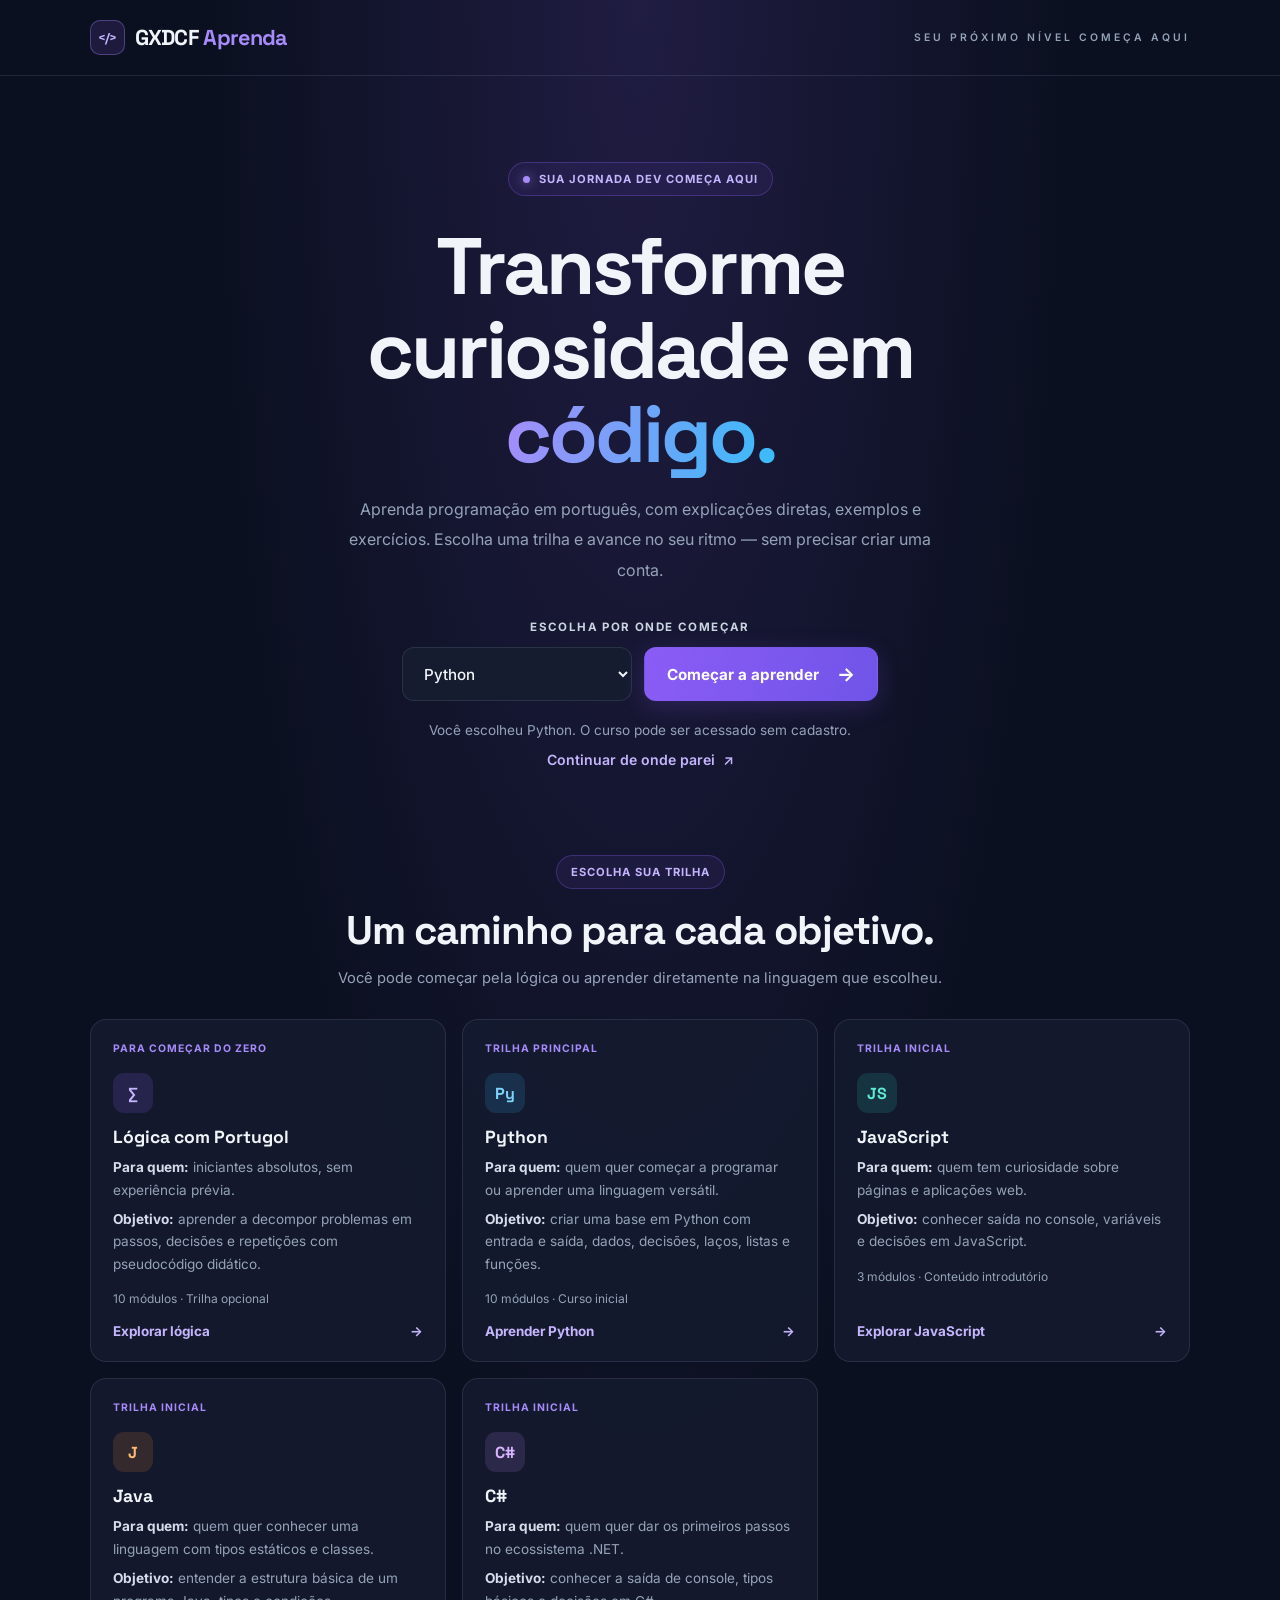
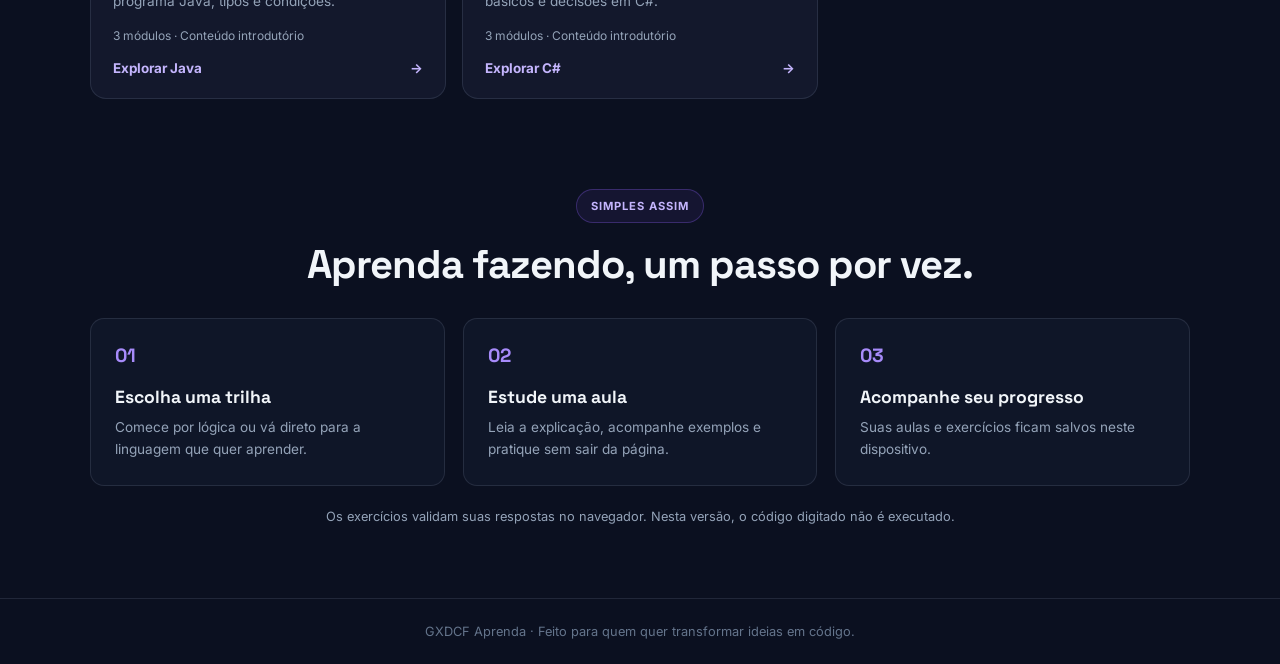
<file: index.html>
<!DOCTYPE html>
<html lang="pt-BR">
<head>
    <meta charset="UTF-8">
    <meta name="viewport" content="width=device-width, initial-scale=1.0">
    <meta name="theme-color" content="#0B1020">
    <meta name="description" content="Aprenda lógica de programação e linguagens de programação com aulas práticas em português.">
    <link rel="stylesheet" href="style.css">
    <script src="script.js" defer></script>
    <title>GXDCF Aprenda — programação no seu ritmo</title>
</head>
<body class="home-page">
    <header id="header">
        <a class="brand" href="index.html" aria-label="GXDCF Aprenda, página inicial">
            <span class="brand-mark" aria-hidden="true">&lt;/&gt;</span>
            <span>GXDCF <span>Aprenda</span></span>
        </a>
        <p class="header-subtitle">SEU PRÓXIMO NÍVEL COMEÇA AQUI</p>
    </header>

    <main>
        <section class="container home-hero">
            <span class="eyebrow">
                <span class="status-dot"></span>
                SUA JORNADA DEV COMEÇA AQUI
            </span>
            <h1>Transforme curiosidade em <span>código.</span></h1>
            <p class="description">
                Aprenda programação em português, com explicações diretas, exemplos e exercícios.
                Escolha uma trilha e avance no seu ritmo — sem precisar criar uma conta.
            </p>

            <div class="language-selector-container">
                <label for="language-select">ESCOLHA POR ONDE COMEÇAR</label>
                <div class="language-actions">
                    <select id="language-select" class="language-selector">
                        <option value="python">Python</option>
                        <option value="logic">Lógica com Portugol</option>
                        <option value="javascript">JavaScript</option>
                        <option value="java">Java</option>
                        <option value="csharp">C#</option>
                    </select>
                    <button id="start-button" type="button">
                        Começar a aprender <span aria-hidden="true">→</span>
                    </button>
                </div>
            </div>
            <p id="selected-language" aria-live="polite"></p>
            <a class="resume-link" href="curso.html">Continuar de onde parei <span aria-hidden="true">↗</span></a>
        </section>

        <section class="tracks-section" aria-labelledby="tracks-title">
            <div class="section-heading">
                <span class="eyebrow">ESCOLHA SUA TRILHA</span>
                <h2 id="tracks-title">Um caminho para cada objetivo.</h2>
                <p>Você pode começar pela lógica ou aprender diretamente na linguagem que escolheu.</p>
            </div>
            <div class="track-grid">
                <a class="track-card logic-card" href="curso.html?linguagem=portugol&aula=logica-introducao" data-track-link="logic">
                    <span class="track-tag">PARA COMEÇAR DO ZERO</span>
                    <span class="track-icon purple" aria-hidden="true">∑</span>
                    <h3>Lógica com Portugol</h3>
                    <p><strong>Para quem:</strong> iniciantes absolutos, sem experiência prévia.</p>
                    <p class="track-goal"><strong>Objetivo:</strong> aprender a decompor problemas em passos, decisões e repetições com pseudocódigo didático.</p>
                    <span class="track-meta">10 módulos <span aria-hidden="true">·</span> Trilha opcional</span>
                    <span class="track-cta">Explorar lógica <span aria-hidden="true">→</span></span>
                </a>
                <a class="track-card" href="curso.html?linguagem=python&aula=py-introducao" data-track-link="python">
                    <span class="track-tag">TRILHA PRINCIPAL</span>
                    <span class="track-icon blue" aria-hidden="true">Py</span>
                    <h3>Python</h3>
                    <p><strong>Para quem:</strong> quem quer começar a programar ou aprender uma linguagem versátil.</p>
                    <p class="track-goal"><strong>Objetivo:</strong> criar uma base em Python com entrada e saída, dados, decisões, laços, listas e funções.</p>
                    <span class="track-meta">10 módulos <span aria-hidden="true">·</span> Curso inicial</span>
                    <span class="track-cta">Aprender Python <span aria-hidden="true">→</span></span>
                </a>
                <a class="track-card" href="curso.html?linguagem=javascript&aula=js-primeiro-programa" data-track-link="javascript">
                    <span class="track-tag">TRILHA INICIAL</span>
                    <span class="track-icon cyan" aria-hidden="true">JS</span>
                    <h3>JavaScript</h3>
                    <p><strong>Para quem:</strong> quem tem curiosidade sobre páginas e aplicações web.</p>
                    <p class="track-goal"><strong>Objetivo:</strong> conhecer saída no console, variáveis e decisões em JavaScript.</p>
                    <span class="track-meta">3 módulos <span aria-hidden="true">·</span> Conteúdo introdutório</span>
                    <span class="track-cta">Explorar JavaScript <span aria-hidden="true">→</span></span>
                </a>
                <a class="track-card" href="curso.html?linguagem=java&aula=java-primeiro-programa" data-track-link="java">
                    <span class="track-tag">TRILHA INICIAL</span>
                    <span class="track-icon orange" aria-hidden="true">J</span>
                    <h3>Java</h3>
                    <p><strong>Para quem:</strong> quem quer conhecer uma linguagem com tipos estáticos e classes.</p>
                    <p class="track-goal"><strong>Objetivo:</strong> entender a estrutura básica de um programa Java, tipos e condições.</p>
                    <span class="track-meta">3 módulos <span aria-hidden="true">·</span> Conteúdo introdutório</span>
                    <span class="track-cta">Explorar Java <span aria-hidden="true">→</span></span>
                </a>
                <a class="track-card" href="curso.html?linguagem=csharp&aula=csharp-primeiro-programa" data-track-link="csharp">
                    <span class="track-tag">TRILHA INICIAL</span>
                    <span class="track-icon violet" aria-hidden="true">C#</span>
                    <h3>C#</h3>
                    <p><strong>Para quem:</strong> quem quer dar os primeiros passos no ecossistema .NET.</p>
                    <p class="track-goal"><strong>Objetivo:</strong> conhecer a saída de console, tipos básicos e decisões em C#.</p>
                    <span class="track-meta">3 módulos <span aria-hidden="true">·</span> Conteúdo introdutório</span>
                    <span class="track-cta">Explorar C# <span aria-hidden="true">→</span></span>
                </a>
            </div>
        </section>

        <section class="how-section" aria-labelledby="how-title">
            <div class="section-heading">
                <span class="eyebrow">SIMPLES ASSIM</span>
                <h2 id="how-title">Aprenda fazendo, um passo por vez.</h2>
            </div>
            <div class="how-grid">
                <article class="how-step"><span>01</span><h3>Escolha uma trilha</h3><p>Comece por lógica ou vá direto para a linguagem que quer aprender.</p></article>
                <article class="how-step"><span>02</span><h3>Estude uma aula</h3><p>Leia a explicação, acompanhe exemplos e pratique sem sair da página.</p></article>
                <article class="how-step"><span>03</span><h3>Acompanhe seu progresso</h3><p>Suas aulas e exercícios ficam salvos neste dispositivo.</p></article>
            </div>
            <p class="learning-note">Os exercícios validam suas respostas no navegador. Nesta versão, o código digitado não é executado.</p>
        </section>
    </main>

    <footer>
        <p>GXDCF Aprenda <span aria-hidden="true">·</span> Feito para quem quer transformar ideias em código.</p>
    </footer>
</body>
</html>
</file>
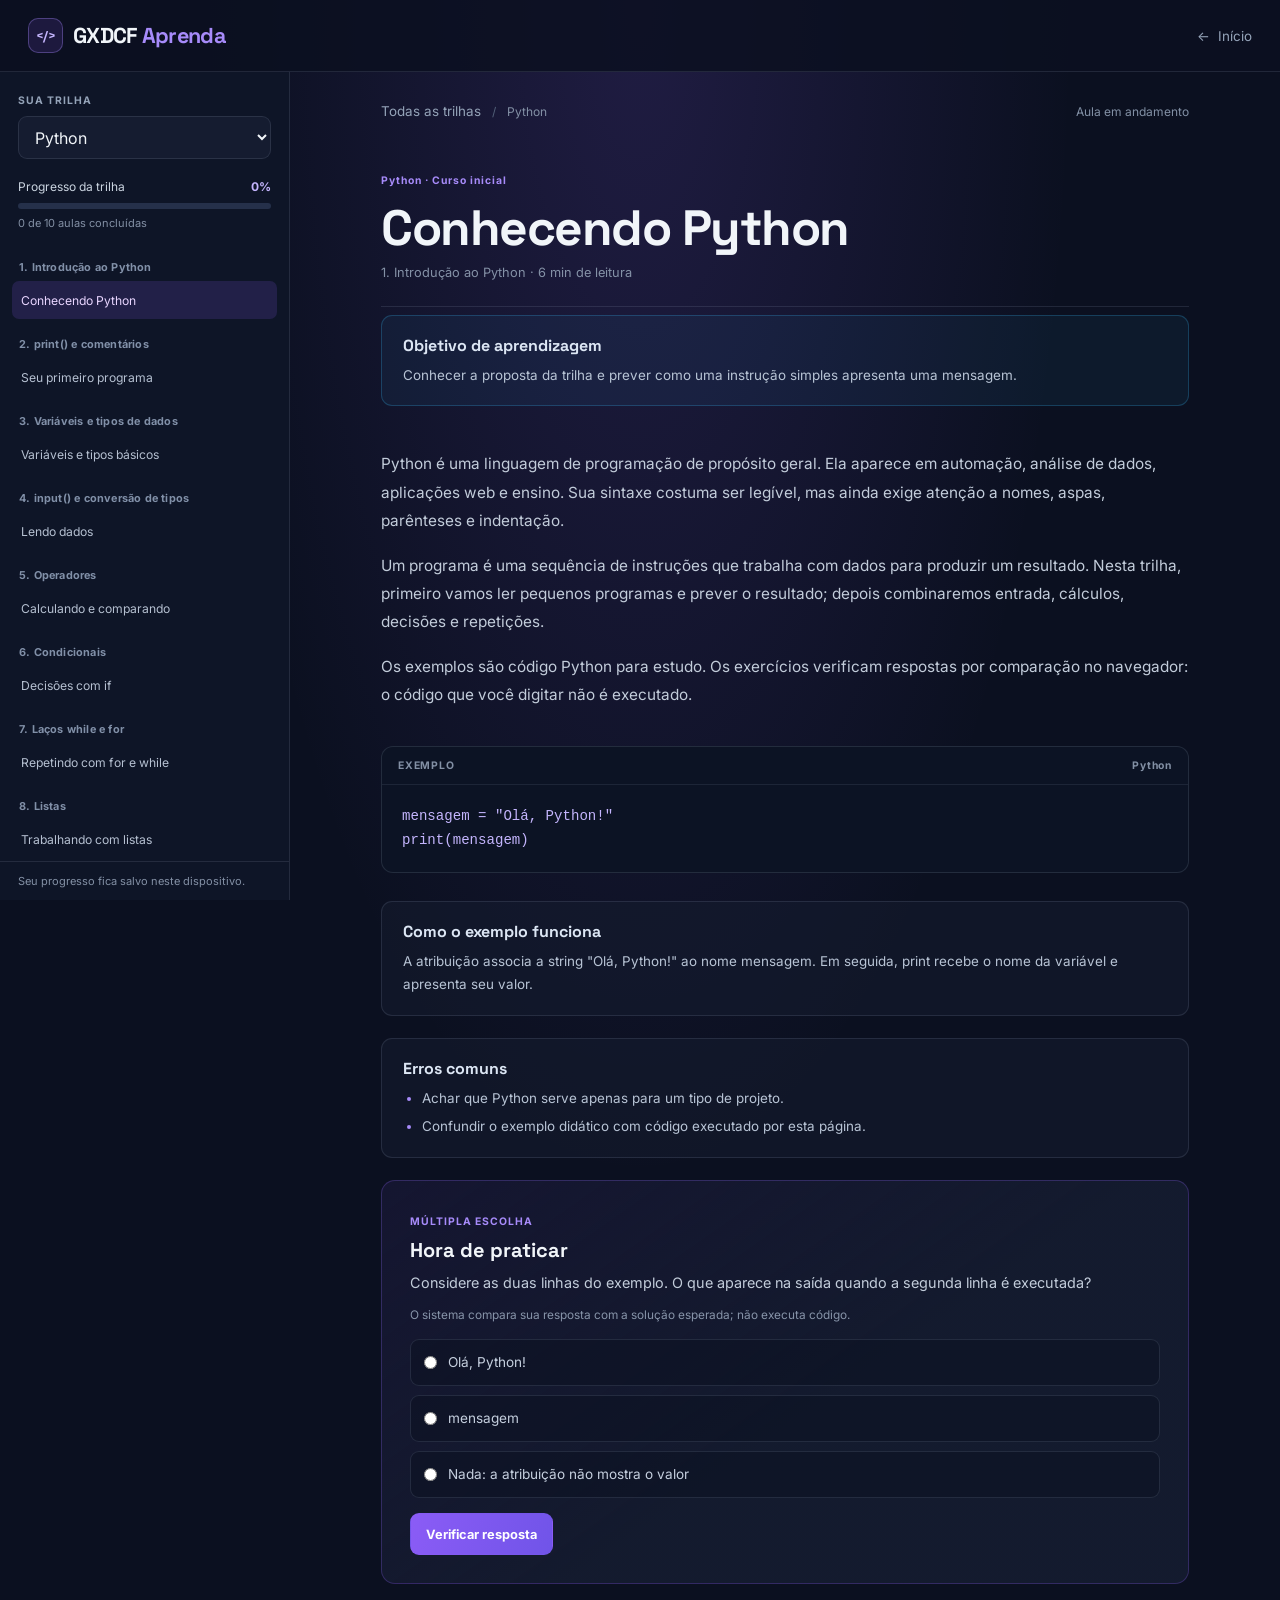
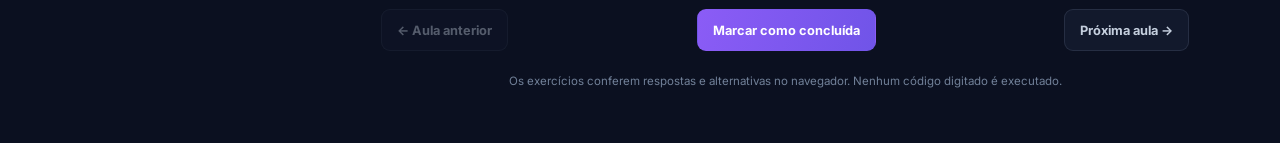
<file: curso.html>
<!DOCTYPE html>
<html lang="pt-BR">
<head>
    <meta charset="UTF-8">
    <meta name="viewport" content="width=device-width, initial-scale=1.0">
    <meta name="theme-color" content="#0B1020">
    <meta name="description" content="Aprenda programação com aulas, exemplos e exercícios práticos.">
    <link rel="stylesheet" href="style.css">
    <script src="curso.js" defer></script>
    <title>Aprender — GXDCF Aprenda</title>
</head>
<body class="course-page">
    <header class="course-header">
        <a class="brand" href="index.html" aria-label="GXDCF Aprenda, página inicial">
            <span class="brand-mark" aria-hidden="true">&lt;/&gt;</span>
            <span>GXDCF <span>Aprenda</span></span>
        </a>
        <a class="back-home" href="index.html"><span aria-hidden="true">←</span> Início</a>
    </header>

    <div class="learning-layout">
        <aside class="course-sidebar" aria-label="Navegação do curso">
            <div class="sidebar-top">
                <label for="track-select">SUA TRILHA</label>
                <select id="track-select" class="track-select" aria-label="Selecionar trilha de aprendizagem"></select>
                <div class="progress-summary">
                    <div class="progress-label">
                        <span>Progresso da trilha</span>
                        <strong id="progress-value">0%</strong>
                    </div>
                    <div class="progress-track" role="progressbar" aria-label="Progresso da trilha" aria-valuemin="0" aria-valuemax="100" aria-valuenow="0">
                        <span id="progress-bar"></span>
                    </div>
                    <p id="progress-count">0 de 0 aulas concluídas</p>
                </div>
            </div>
            <nav id="lesson-navigation" class="lesson-navigation" aria-label="Módulos e aulas"></nav>
            <p class="sidebar-note">Seu progresso fica salvo neste dispositivo.</p>
        </aside>

        <main class="lesson-main" id="lesson-main">
            <div class="lesson-topline">
                <div>
                    <a class="course-home-link" href="index.html">Todas as trilhas</a>
                    <span class="breadcrumb-separator" aria-hidden="true">/</span>
                    <span id="current-track-name"></span>
                </div>
                <span id="lesson-completion-status" class="completion-status"></span>
            </div>
            <article id="lesson-content" aria-live="polite" aria-busy="false"></article>
            <div class="lesson-navigation-actions">
                <button id="previous-lesson" class="button button-secondary" type="button">← Aula anterior</button>
                <button id="complete-lesson" class="button button-primary" type="button">Marcar como concluída</button>
                <button id="next-lesson" class="button button-secondary" type="button">Próxima aula →</button>
            </div>
            <p class="course-disclaimer">Os exercícios conferem respostas e alternativas no navegador. Nenhum código digitado é executado.</p>
        </main>
    </div>
</body>
</html>
</file>
<file: style.css>
@import url('https://fonts.googleapis.com/css2?family=Inter:wght@400;500;600;700;800&family=Space+Grotesk:wght@400;500;600;700&display=swap');

:root {
    --background: #0B1020;
    --surface: #151C30;
    --surface-hover: #1C2640;
    --primary: #8B5CF6;
    --primary-hover: #7C3AED;
    --secondary: #38BDF8;
    --text: #F1F5F9;
    --muted: #94A3B8;
    --border: rgba(148, 163, 184, 0.16);
}

* {
    margin: 0;
    padding: 0;
    box-sizing: border-box;
}

html {
    scroll-behavior: smooth;
}

body {
    min-height: 100vh;
    display: flex;
    flex-direction: column;
    background:
        radial-gradient(ellipse at 50% 0%, rgba(139, 92, 246, 0.16), transparent 48%),
        var(--background);
    color: var(--text);
    font-family: 'Inter', sans-serif;
}

#header {
    width: 100%;
    padding: 27px 7%;
    border-bottom: 1px solid var(--border);
    text-align: center;
}

#header h1 {
    font-family: 'Space Grotesk', sans-serif;
    font-size: 1.65rem;
    font-weight: 700;
    letter-spacing: -1px;
}

#header h1 span {
    color: #A78BFA;
}

.header-subtitle {
    margin-top: 7px;
    color: var(--muted);
    font-size: 0.65rem;
    font-weight: 600;
    letter-spacing: 3px;
}

main {
    width: 100%;
    flex: 1;
    padding: 0 24px;
}

.container {
    max-width: 760px;
    margin: 95px auto 0;
    text-align: center;
    animation: appear 0.7s ease both;
}

.eyebrow {
    display: inline-flex;
    align-items: center;
    gap: 9px;
    padding: 9px 14px;
    border: 1px solid rgba(139, 92, 246, 0.3);
    border-radius: 30px;
    background: rgba(139, 92, 246, 0.08);
    color: #C4B5FD;
    font-size: 0.7rem;
    font-weight: 700;
    letter-spacing: 1px;
}

.status-dot {
    width: 7px;
    height: 7px;
    border-radius: 50%;
    background: #A78BFA;
    box-shadow: 0 0 12px rgba(167, 139, 250, 0.8);
}

.container h2 {
    max-width: 700px;
    margin: 28px auto 18px;
    font-family: 'Space Grotesk', sans-serif;
    font-size: clamp(2.5rem, 6vw, 4.4rem);
    font-weight: 700;
    line-height: 1.08;
    letter-spacing: -2.5px;
}

.container h2 span {
    background: linear-gradient(100deg, #A78BFA, #38BDF8);
    background-clip: text;
    -webkit-background-clip: text;
    -webkit-text-fill-color: transparent;
}

.description {
    max-width: 610px;
    margin: 0 auto;
    color: var(--muted);
    font-size: 1rem;
    line-height: 1.9;
}

.language-selector-container {
    display: flex;
    flex-direction: column;
    align-items: center;
    gap: 13px;
    margin-top: 35px;
}

.language-selector-container label {
    color: #CBD5E1;
    font-size: 0.72rem;
    font-weight: 700;
    letter-spacing: 1.4px;
}

.language-actions {
    display: flex;
    justify-content: center;
    align-items: center;
    gap: 12px;
    width: 100%;
}

.language-selector {
    min-height: 54px;
    border: 1px solid var(--border);
    border-radius: 12px;
    font: 500 0.95rem 'Inter', sans-serif;
    transition: border-color 0.2s, background 0.2s, transform 0.2s, box-shadow 0.2s;
}

select.language-selector {
    width: 230px;
    padding: 0 17px;
    outline: none;
    background: var(--surface);
    color: var(--text);
    cursor: pointer;
}

select.language-selector:hover,
select.language-selector:focus {
    border-color: var(--primary);
    box-shadow: 0 0 0 3px rgba(139, 92, 246, 0.1);
}

select.language-selector option {
    background: var(--surface);
    color: var(--text);
}

#start-button {
    display: inline-flex;
    align-items: center;
    justify-content: center;
    gap: 18px;
    min-width: 160px;
    min-height: 54px;
    padding: 0 22px;
    border: 1px solid transparent;
    border-radius: 12px;
    background: linear-gradient(110deg, #8B5CF6, #7054E8);
    color: #FFFFFF;
    font: 700 0.95rem 'Inter', sans-serif;
    cursor: pointer;
    box-shadow: 0 6px 24px rgba(139, 92, 246, 0.2);
    transition: background 0.2s, transform 0.2s, box-shadow 0.2s;
}

#start-button span {
    font-size: 1.2rem;
    transition: transform 0.2s;
}

#start-button:hover {
    background: linear-gradient(110deg, #9B6BFF, #8065F5);
    transform: translateY(-2px);
    box-shadow: 0 10px 30px rgba(139, 92, 246, 0.32);
}

#start-button:hover span {
    transform: translateX(4px);
}

#start-button:active {
    transform: translateY(0);
}

#start-button:focus-visible {
    outline: 2px solid var(--secondary);
    outline-offset: 4px;
}

#selected-language {
    min-height: 24px;
    margin-top: 18px;
    color: var(--muted);
    font-size: 0.85rem;
    line-height: 1.7;
}

.features {
    display: grid;
    grid-template-columns: repeat(3, minmax(0, 1fr));
    gap: 18px;
    max-width: 950px;
    margin: 75px auto 65px;
    animation: appear 0.7s ease 0.15s both;
}

.feature-card {
    padding: 26px 22px;
    border: 1px solid var(--border);
    border-radius: 16px;
    background: rgba(21, 28, 48, 0.72);
    transition: transform 0.25s, border-color 0.25s, background 0.25s;
}

.feature-card:hover {
    transform: translateY(-5px);
    border-color: rgba(139, 92, 246, 0.45);
    background: var(--surface-hover);
}

.feature-icon {
    display: inline-flex;
    align-items: center;
    justify-content: center;
    width: 43px;
    height: 43px;
    margin-bottom: 20px;
    border-radius: 12px;
    font-family: 'Space Grotesk', sans-serif;
    font-size: 1.1rem;
    font-weight: 700;
}

.feature-icon.purple {
    background: rgba(139, 92, 246, 0.15);
    color: #A78BFA;
}

.feature-icon.blue {
    background: rgba(56, 189, 248, 0.12);
    color: #38BDF8;
}

.feature-icon.cyan {
    background: rgba(45, 212, 191, 0.12);
    color: #2DD4BF;
}

.feature-card h3 {
    margin-bottom: 10px;
    font-family: 'Space Grotesk', sans-serif;
    font-size: 1.05rem;
}

.feature-card p {
    color: var(--muted);
    font-size: 0.88rem;
    line-height: 1.7;
}

footer {
    padding: 25px 20px;
    border-top: 1px solid var(--border);
    text-align: center;
}

footer p {
    color: #64748B;
    font-size: 0.8rem;
}

@keyframes appear {
    from {
        opacity: 0;
        transform: translateY(15px);
    }

    to {
        opacity: 1;
        transform: translateY(0);
    }
}

@media (max-width: 650px) {
    #header {
        padding: 24px 16px;
    }

    #header h1 {
        font-size: 1.4rem;
    }

    main {
        padding: 0 20px;
    }

    .container {
        margin-top: 65px;
    }

    .container h2 {
        font-size: clamp(2.2rem, 10vw, 3.3rem);
        letter-spacing: -1.5px;
    }

    .description {
        font-size: 0.93rem;
    }

    .features {
        grid-template-columns: 1fr;
        max-width: 400px;
        margin-top: 48px;
    }

    .feature-card {
        padding: 22px;
    }
}

@media (max-width: 420px) {
    .language-actions {
        flex-direction: column;
    }

    select.language-selector,
    #start-button {
        width: 100%;
        max-width: 340px;
    }

    .header-subtitle {
        font-size: 0.58rem;
        letter-spacing: 2px;
    }
}

@media (prefers-reduced-motion: reduce) {
    *,
    *::before,
    *::after {
        animation: none !important;
        scroll-behavior: auto !important;
        transition: none !important;
    }
}

button,
select,
input,
textarea {
    font: inherit;
}

button:focus-visible,
a:focus-visible,
input:focus-visible,
textarea:focus-visible,
select:focus-visible {
    outline: 2px solid var(--secondary);
    outline-offset: 3px;
}

.brand {
    display: inline-flex;
    align-items: center;
    gap: 10px;
    color: var(--text);
    font-family: 'Space Grotesk', sans-serif;
    font-size: 1.35rem;
    font-weight: 700;
    letter-spacing: -0.7px;
    text-decoration: none;
}

.brand > span:last-child > span {
    color: #A78BFA;
}

.brand-mark {
    display: inline-grid;
    width: 35px;
    height: 35px;
    place-items: center;
    border: 1px solid rgba(167, 139, 250, 0.35);
    border-radius: 10px;
    background: rgba(139, 92, 246, 0.14);
    color: #C4B5FD;
    font-size: 0.8rem;
}

.home-page #header {
    display: flex;
    align-items: center;
    justify-content: space-between;
    padding: 20px 7%;
}

.home-page .header-subtitle {
    margin: 0;
}

.home-hero {
    max-width: 900px;
    margin-top: 86px;
}

.home-hero h1 {
    max-width: 800px;
    margin: 28px auto 18px;
    font-family: 'Space Grotesk', sans-serif;
    font-size: clamp(2.8rem, 7vw, 5rem);
    font-weight: 700;
    line-height: 1.05;
    letter-spacing: -3px;
}

.home-hero h1 span {
    background: linear-gradient(100deg, #A78BFA, #38BDF8);
    background-clip: text;
    -webkit-background-clip: text;
    -webkit-text-fill-color: transparent;
}

.resume-link {
    display: inline-flex;
    gap: 8px;
    margin-top: 8px;
    color: #C4B5FD;
    font-size: 0.88rem;
    font-weight: 600;
    text-decoration: none;
}

.resume-link:hover,
.course-home-link:hover,
.back-home:hover {
    color: #FFFFFF;
}

.tracks-section,
.how-section {
    max-width: 1100px;
    margin: 86px auto 0;
}

.section-heading {
    margin-bottom: 28px;
    text-align: center;
}

.section-heading h2 {
    margin: 16px 0 10px;
    font-family: 'Space Grotesk', sans-serif;
    font-size: clamp(1.7rem, 4vw, 2.5rem);
    letter-spacing: -1px;
}

.section-heading p,
.learning-note {
    color: var(--muted);
    font-size: 0.92rem;
    line-height: 1.7;
}

.track-grid {
    display: grid;
    grid-template-columns: repeat(3, minmax(0, 1fr));
    gap: 16px;
}

.track-card {
    display: flex;
    min-height: 275px;
    flex-direction: column;
    align-items: flex-start;
    padding: 22px;
    border: 1px solid var(--border);
    border-radius: 16px;
    background: rgba(21, 28, 48, 0.82);
    color: inherit;
    text-decoration: none;
    transition: transform 0.2s, border-color 0.2s, background 0.2s;
}

.track-card:hover {
    transform: translateY(-4px);
    border-color: rgba(139, 92, 246, 0.55);
    background: var(--surface-hover);
}

.track-tag,
.track-kicker,
.exercise-label {
    color: #A78BFA;
    font-size: 0.65rem;
    font-weight: 700;
    letter-spacing: 1px;
}

.track-icon {
    display: grid;
    width: 40px;
    height: 40px;
    margin: 18px 0 13px;
    place-items: center;
    border-radius: 11px;
    font-family: 'Space Grotesk', sans-serif;
    font-weight: 700;
}

.track-icon.purple { background: rgba(139, 92, 246, 0.16); color: #C4B5FD; }
.track-icon.blue { background: rgba(56, 189, 248, 0.14); color: #7DD3FC; }
.track-icon.cyan { background: rgba(45, 212, 191, 0.14); color: #5EEAD4; }
.track-icon.orange { background: rgba(251, 146, 60, 0.14); color: #FDBA74; }
.track-icon.violet { background: rgba(192, 132, 252, 0.14); color: #D8B4FE; }

.track-card h3,
.how-step h3 {
    margin-bottom: 8px;
    font-family: 'Space Grotesk', sans-serif;
    font-size: 1.1rem;
}

.track-card p,
.how-step p {
    color: var(--muted);
    font-size: 0.85rem;
    line-height: 1.65;
}

.track-meta {
    margin-top: 16px;
    color: #94A3B8;
    font-size: 0.75rem;
}

.track-cta {
    display: flex;
    width: 100%;
    justify-content: space-between;
    margin-top: auto;
    padding-top: 17px;
    color: #C4B5FD;
    font-size: 0.84rem;
    font-weight: 700;
}

.how-section {
    margin-top: 90px;
    margin-bottom: 70px;
}

.how-grid {
    display: grid;
    grid-template-columns: repeat(3, minmax(0, 1fr));
    gap: 18px;
}

.how-step {
    padding: 24px;
    border: 1px solid var(--border);
    border-radius: 14px;
    background: rgba(21, 28, 48, 0.55);
}

.how-step > span {
    display: inline-block;
    margin-bottom: 18px;
    color: #A78BFA;
    font-family: 'Space Grotesk', sans-serif;
    font-size: 1.2rem;
    font-weight: 700;
}

.learning-note {
    margin-top: 20px;
    text-align: center;
    font-size: 0.8rem;
}

.course-page {
    min-height: 100vh;
}

.course-header {
    display: flex;
    min-height: 72px;
    align-items: center;
    justify-content: space-between;
    padding: 12px 28px;
    border-bottom: 1px solid var(--border);
    background: rgba(11, 16, 32, 0.85);
}

.back-home,
.course-home-link {
    color: var(--muted);
    font-size: 0.84rem;
    text-decoration: none;
    transition: color 0.2s;
}

.back-home {
    display: inline-flex;
    gap: 8px;
    align-items: center;
}

.learning-layout {
    display: grid;
    min-height: calc(100vh - 72px);
    grid-template-columns: 290px minmax(0, 1fr);
}

.course-sidebar {
    position: sticky;
    top: 0;
    display: flex;
    height: calc(100vh - 72px);
    flex-direction: column;
    overflow: hidden;
    border-right: 1px solid var(--border);
    background: rgba(15, 22, 40, 0.88);
}

.sidebar-top {
    padding: 22px 18px 16px;
}

.sidebar-top > label {
    display: block;
    margin-bottom: 9px;
    color: #94A3B8;
    font-size: 0.65rem;
    font-weight: 700;
    letter-spacing: 1px;
}

.track-select {
    width: 100%;
    min-height: 43px;
    padding: 0 12px;
    border: 1px solid var(--border);
    border-radius: 9px;
    background: var(--surface);
    color: var(--text);
}

.progress-summary {
    margin-top: 20px;
}

.progress-label {
    display: flex;
    justify-content: space-between;
    color: #CBD5E1;
    font-size: 0.75rem;
}

.progress-label strong {
    color: #C4B5FD;
}

.progress-track {
    height: 6px;
    margin: 9px 0 7px;
    overflow: hidden;
    border-radius: 10px;
    background: #25304A;
}

.progress-track > span {
    display: block;
    width: 0;
    height: 100%;
    border-radius: inherit;
    background: linear-gradient(90deg, #8B5CF6, #38BDF8);
    transition: width 0.3s ease;
}

#progress-count,
.sidebar-note {
    color: #8390A5;
    font-size: 0.69rem;
}

.lesson-navigation {
    flex: 1;
    overflow: auto;
    padding: 2px 12px 16px;
    scrollbar-color: #34405B transparent;
    scrollbar-width: thin;
}

.module-group {
    margin: 12px 0 18px;
}

.module-group h2 {
    margin: 0 7px 7px;
    color: #8190A8;
    font-size: 0.68rem;
    font-weight: 700;
    letter-spacing: 0.2px;
}

.module-group ul {
    list-style: none;
}

.lesson-link {
    display: flex;
    width: 100%;
    min-height: 38px;
    align-items: center;
    justify-content: space-between;
    gap: 8px;
    padding: 8px 9px;
    border: 0;
    border-radius: 7px;
    background: transparent;
    color: #B5C0D1;
    cursor: pointer;
    font-size: 0.76rem;
    text-align: left;
    transition: background 0.15s, color 0.15s;
}

.lesson-link:hover {
    background: rgba(148, 163, 184, 0.08);
    color: #FFFFFF;
}

.lesson-link.is-current {
    background: rgba(139, 92, 246, 0.16);
    color: #E9D5FF;
}

.lesson-link.is-complete .lesson-marker {
    color: #5EEAD4;
}

.lesson-marker {
    flex: 0 0 auto;
    color: #5EEAD4;
    font-weight: 700;
}

.sidebar-note {
    padding: 12px 18px;
    border-top: 1px solid var(--border);
}

.lesson-main {
    width: min(100%, 960px);
    margin: 0 auto;
    padding: 26px clamp(22px, 6vw, 76px) 50px;
}

.lesson-topline {
    display: flex;
    min-height: 26px;
    align-items: center;
    justify-content: space-between;
    gap: 12px;
    color: #8390A5;
    font-size: 0.75rem;
}

.breadcrumb-separator {
    margin: 0 8px;
    color: #526078;
}

.completion-status {
    color: #8290A5;
    white-space: nowrap;
}

.completion-status:not(.status-error) {
    color: #8290A5;
}

.completion-status.status-error {
    color: #FDA4AF;
}

.lesson-intro {
    padding: 44px 0 26px;
    border-bottom: 1px solid var(--border);
}

.lesson-title {
    margin: 12px 0 9px;
    font-family: 'Space Grotesk', sans-serif;
    font-size: clamp(2rem, 5vw, 3.1rem);
    line-height: 1.12;
    letter-spacing: -1.5px;
}

.lesson-meta {
    color: #8491A6;
    font-size: 0.8rem;
}

.lesson-theory {
    padding: 22px 0 10px;
}

.lesson-theory p {
    margin-bottom: 16px;
    color: #C2CCDA;
    font-size: 0.96rem;
    line-height: 1.85;
}

.code-example {
    margin: 10px 0 28px;
    overflow: hidden;
    border: 1px solid rgba(148, 163, 184, 0.17);
    border-radius: 12px;
    background: #0C1324;
}

.code-example-header {
    display: flex;
    justify-content: space-between;
    padding: 12px 16px;
    border-bottom: 1px solid rgba(148, 163, 184, 0.12);
    color: #8390A5;
    font-size: 0.65rem;
    font-weight: 700;
    letter-spacing: 0.8px;
}

.code-example pre {
    overflow-x: auto;
    padding: 19px 20px;
    color: #C4B5FD;
    font: 0.88rem/1.75 Consolas, 'Courier New', monospace;
    tab-size: 4;
}

.exercise-card {
    padding: clamp(18px, 4vw, 28px);
    border: 1px solid rgba(139, 92, 246, 0.26);
    border-radius: 14px;
    background: linear-gradient(145deg, rgba(139, 92, 246, 0.08), rgba(21, 28, 48, 0.88) 55%);
}

.exercise-card h3 {
    margin: 8px 0;
    font-family: 'Space Grotesk', sans-serif;
    font-size: 1.25rem;
}

.exercise-prompt {
    margin-bottom: 18px;
    color: #C2CCDA;
    font-size: 0.9rem;
    line-height: 1.7;
}

.exercise-validation-note {
    margin: -8px 0 15px;
    color: #8794A9;
    font-size: 0.74rem;
    line-height: 1.55;
}

.exercise-options {
    display: grid;
    gap: 9px;
    margin-bottom: 15px;
}

.exercise-option {
    display: flex;
    min-height: 47px;
    align-items: center;
    gap: 11px;
    padding: 10px 13px;
    border: 1px solid var(--border);
    border-radius: 9px;
    background: rgba(11, 16, 32, 0.45);
    color: #C5CFDE;
    cursor: pointer;
    font-size: 0.85rem;
    line-height: 1.5;
}

.exercise-option:has(input:checked) {
    border-color: rgba(167, 139, 250, 0.65);
    background: rgba(139, 92, 246, 0.13);
}

.exercise-option input {
    accent-color: #8B5CF6;
}

.exercise-form > input,
.exercise-form > textarea {
    display: block;
    width: 100%;
    min-height: 46px;
    margin: 0 0 14px;
    padding: 12px;
    border: 1px solid var(--border);
    border-radius: 9px;
    background: rgba(11, 16, 32, 0.65);
    color: var(--text);
    font-size: 0.88rem;
}

.exercise-form > textarea {
    min-height: 85px;
    resize: vertical;
}

.button {
    min-height: 42px;
    padding: 0 15px;
    border: 1px solid transparent;
    border-radius: 9px;
    cursor: pointer;
    font-size: 0.8rem;
    font-weight: 700;
    transition: background 0.2s, border-color 0.2s, transform 0.2s;
}

.button:not(:disabled):hover {
    transform: translateY(-1px);
}

.button-primary {
    background: linear-gradient(110deg, #8B5CF6, #7054E8);
    color: white;
}

.button-primary:hover {
    background: linear-gradient(110deg, #9B6BFF, #8065F5);
}

.button-secondary {
    border-color: var(--border);
    background: rgba(21, 28, 48, 0.8);
    color: #C5CFDE;
}

.button-secondary:hover:not(:disabled) {
    border-color: rgba(139, 92, 246, 0.55);
}

.button:disabled {
    cursor: not-allowed;
    opacity: 0.4;
}

.exercise-feedback {
    min-height: 0;
    margin-top: 12px;
    font-size: 0.82rem;
    line-height: 1.6;
}

.exercise-feedback:empty {
    display: none;
}

.feedback-success { color: #5EEAD4; }
.feedback-error { color: #FDA4AF; }

.lesson-navigation-actions {
    display: flex;
    justify-content: space-between;
    gap: 10px;
    margin-top: 25px;
}

.lesson-navigation-actions .button {
    flex: 0 1 auto;
}

.course-disclaimer {
    margin-top: 21px;
    color: #718098;
    font-size: 0.72rem;
    line-height: 1.6;
    text-align: center;
}

@media (max-width: 900px) {
    .track-grid {
        grid-template-columns: repeat(2, minmax(0, 1fr));
    }

    .learning-layout {
        display: block;
    }

    .course-sidebar {
        position: relative;
        height: auto;
        max-height: 47vh;
        border-right: 0;
        border-bottom: 1px solid var(--border);
    }

    .lesson-navigation {
        display: grid;
        grid-template-columns: repeat(2, minmax(210px, 1fr));
        gap: 0 12px;
        padding: 0 16px 12px;
    }

    .sidebar-note {
        display: none;
    }

    .lesson-main {
        padding-top: 22px;
    }
}

@media (max-width: 600px) {
    .home-page #header {
        flex-direction: column;
        gap: 9px;
        padding: 17px 16px;
    }

    .home-page .header-subtitle {
        font-size: 0.55rem;
    }

    .home-hero {
        margin-top: 54px;
    }

    .home-hero h1 {
        letter-spacing: -1.7px;
    }

    .tracks-section,
    .how-section {
        margin-top: 62px;
    }

    .track-grid,
    .how-grid {
        grid-template-columns: 1fr;
    }

    .track-card {
        min-height: 250px;
    }

    .course-header {
        min-height: 63px;
        padding: 10px 16px;
    }

    .brand {
        font-size: 1.1rem;
    }

    .brand-mark {
        width: 31px;
        height: 31px;
    }

    .course-sidebar {
        max-height: 43vh;
    }

    .lesson-navigation {
        display: block;
        padding: 0 12px 10px;
    }

    .module-group {
        margin: 9px 0 14px;
    }

    .lesson-main {
        padding: 20px 18px 36px;
    }

    .lesson-topline {
        font-size: 0.68rem;
    }

    .lesson-intro {
        padding-top: 32px;
    }

    .lesson-navigation-actions {
        display: grid;
        grid-template-columns: 1fr 1fr;
    }

    #complete-lesson {
        grid-column: 1 / -1;
        grid-row: 1;
    }

    .lesson-navigation-actions .button {
        padding: 0 8px;
        font-size: 0.74rem;
    }
}

.track-card {
    min-height: 315px;
}

.track-card .track-goal {
    margin-top: 7px;
}

.track-card p strong {
    color: #D5DDEA;
}

.lesson-objective,
.example-explanation,
.common-errors {
    margin: 8px 0 22px;
    padding: 19px 21px;
    border: 1px solid var(--border);
    border-radius: 11px;
    background: rgba(21, 28, 48, 0.58);
}

.lesson-objective {
    border-color: rgba(56, 189, 248, 0.23);
    background: rgba(56, 189, 248, 0.055);
}

.lesson-objective h2,
.example-explanation h2,
.common-errors h2 {
    margin-bottom: 8px;
    color: #DCE6F4;
    font-family: 'Space Grotesk', sans-serif;
    font-size: 1rem;
}

.lesson-objective p,
.example-explanation p,
.common-errors li {
    color: #B8C4D5;
    font-size: 0.84rem;
    line-height: 1.7;
}

.common-errors ul {
    display: grid;
    gap: 6px;
    padding-left: 19px;
}

.common-errors li::marker {
    color: #A78BFA;
}

@media (max-width: 600px) {
    .lesson-objective,
    .example-explanation,
    .common-errors {
        padding: 16px;
    }
}
</file>
